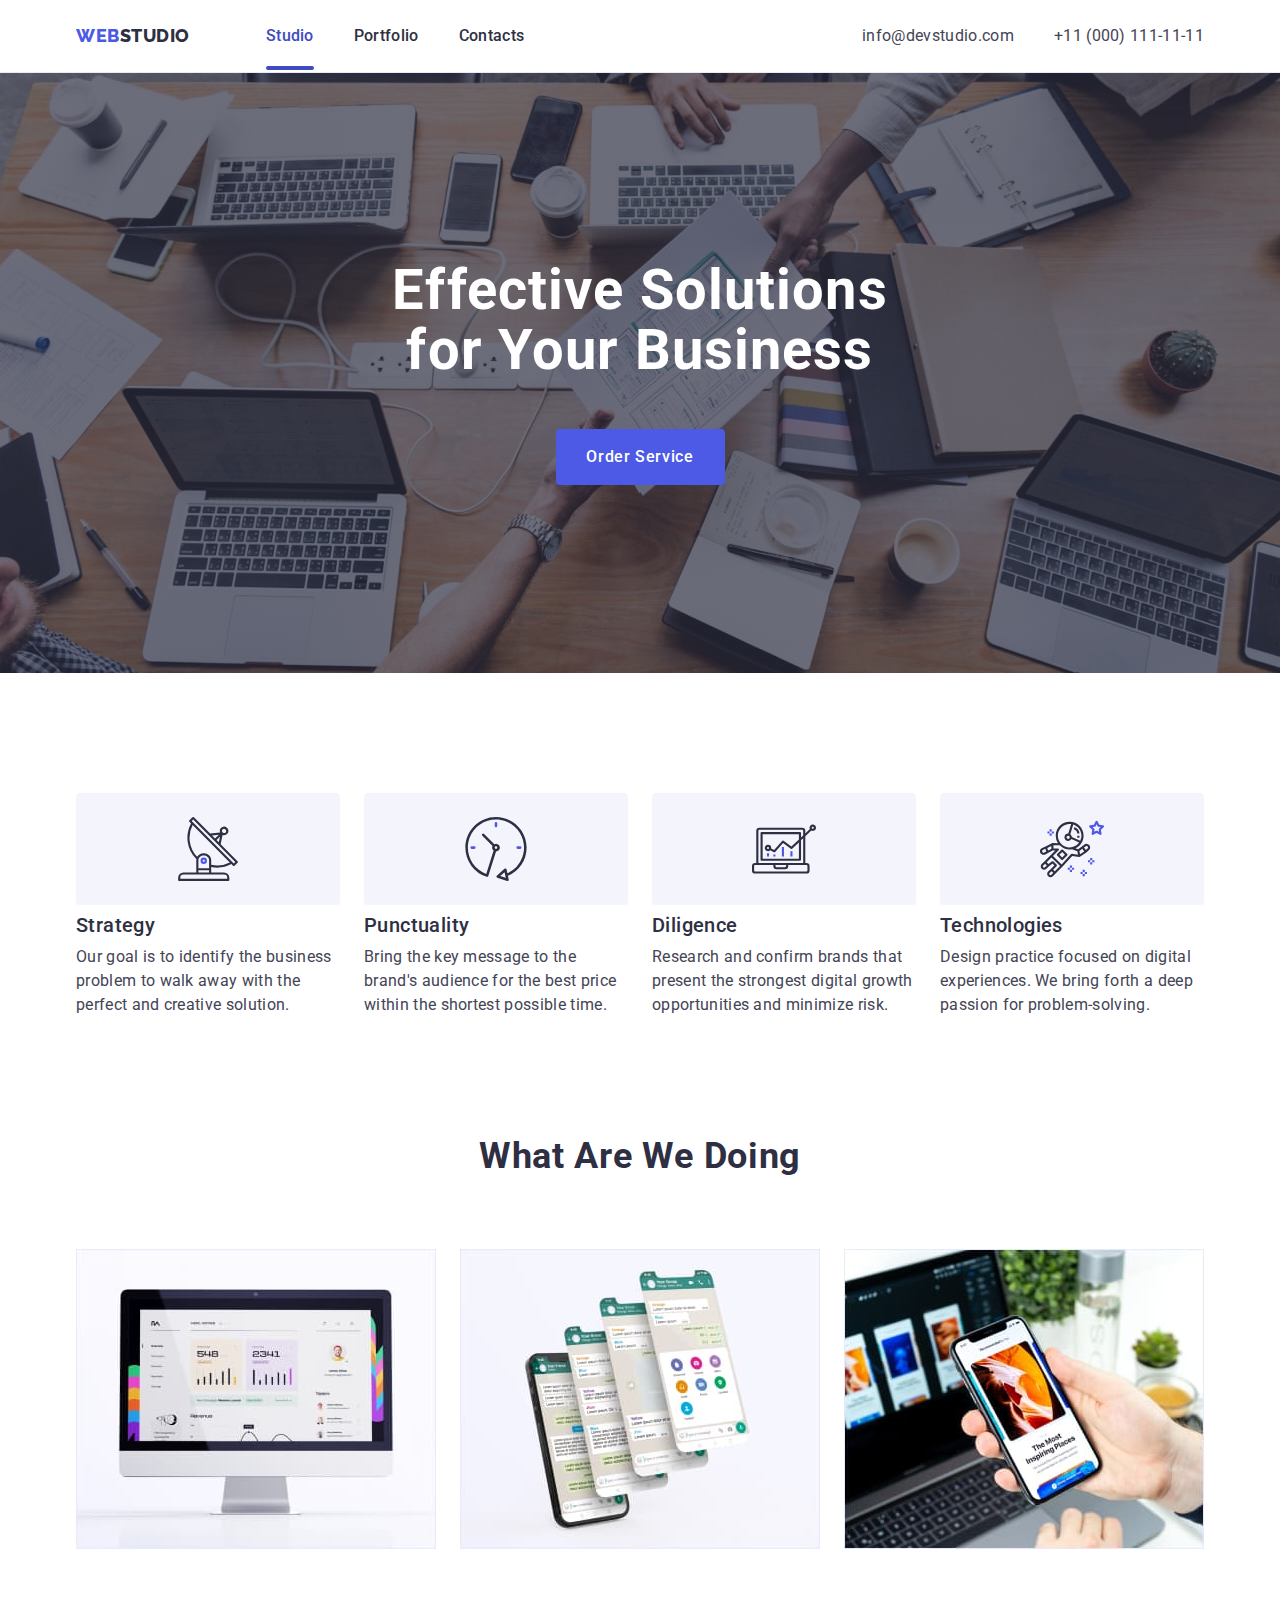
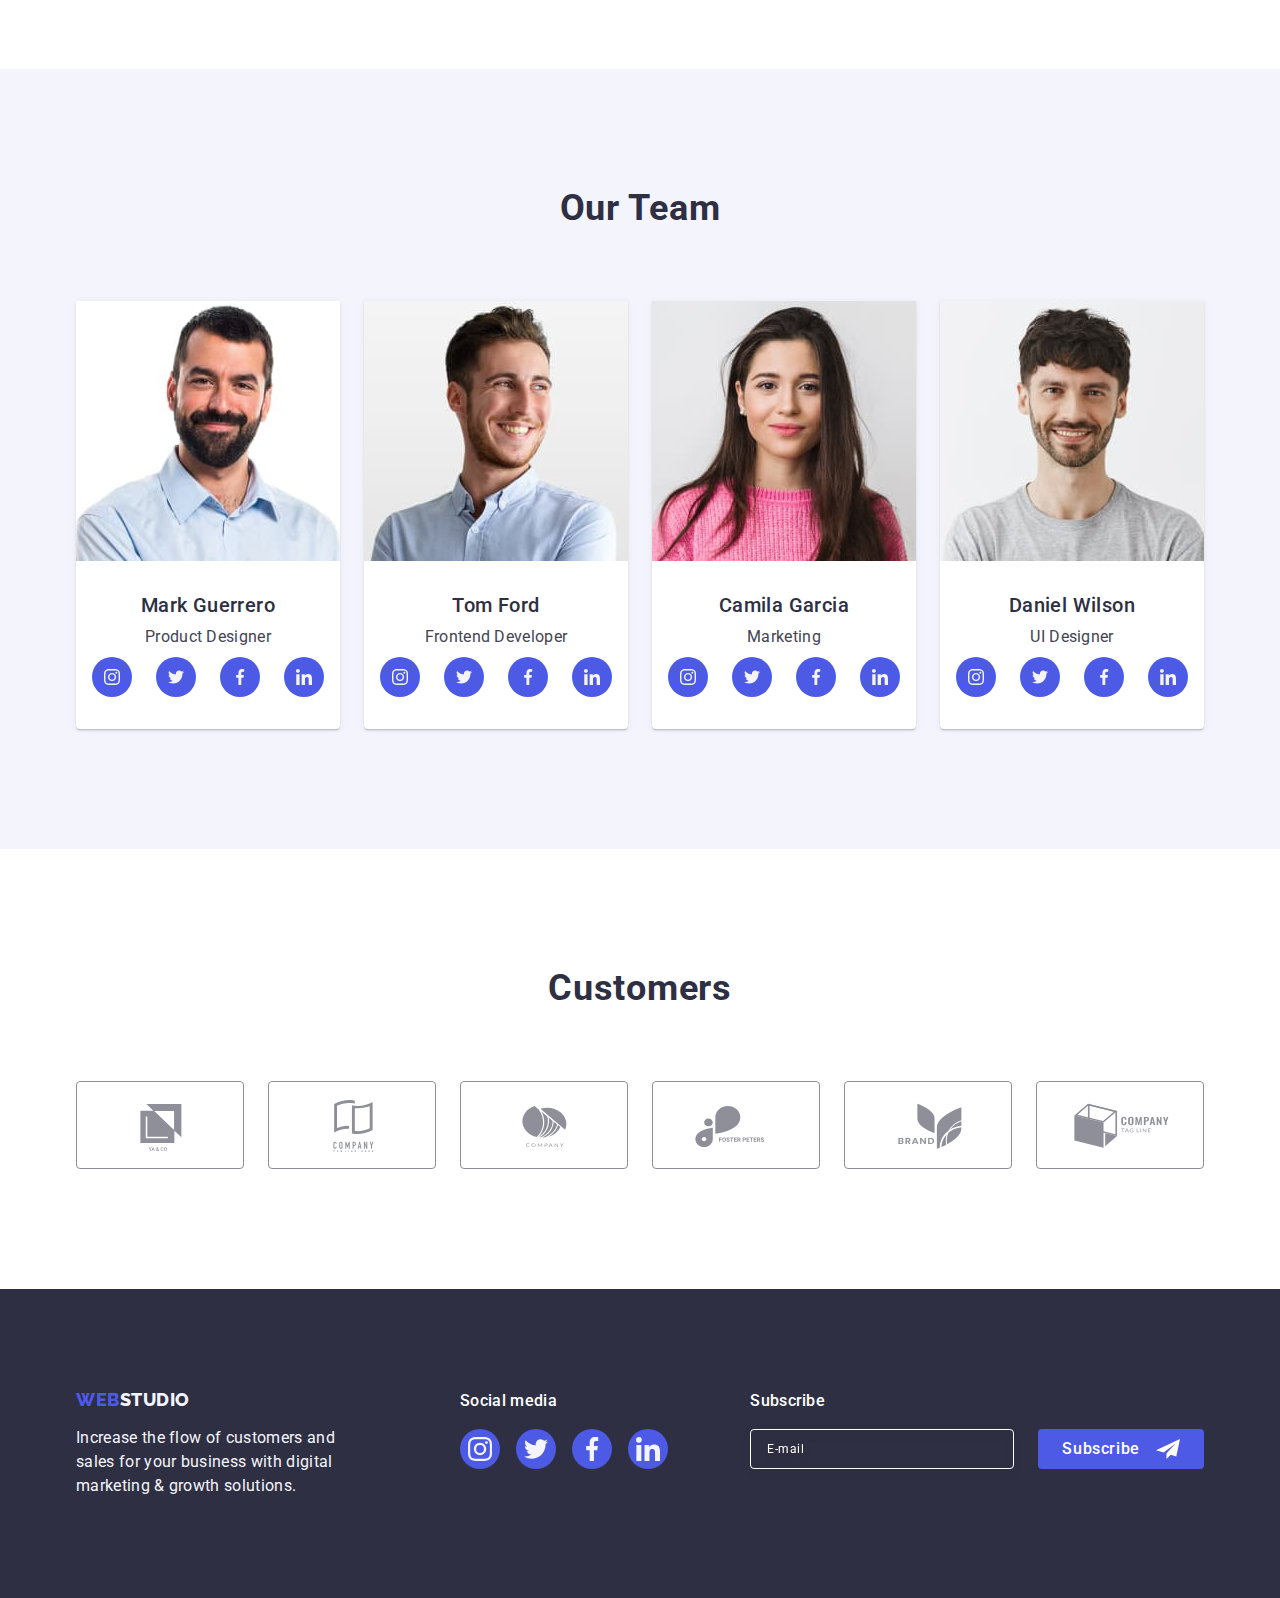
<file: index.html>
<!DOCTYPE html>
<html lang="en">
  <head>
    <meta charset="UTF-8" />
    <meta http-equiv="X-UA-Compatible" content="IE=edge" />
    <meta name="viewport" content="width=device-width, initial-scale=1.0" />
    <title>Web Studio</title>

    <link rel="preconnect" href="https://fonts.googleapis.com" />
    <link rel="preconnect" href="https://fonts.gstatic.com" crossorigin />
    <link
      href="https://fonts.googleapis.com/css2?family=Raleway:wght@800&family=Roboto:wght@400;500;700;900&display=swap"
      rel="stylesheet"
    />
    <link
      rel="stylesheet"
      href="https://cdnjs.cloudflare.com/ajax/libs/modern-normalize/1.0.0/modern-normalize.min.css"
    />
    <link rel="stylesheet" href="./css/styles.css" />
  </head>

  <body>
    <!-- Хедер -->
    <header class="header">
      <div class="container header-container">
        <!-- Навігація сайту -->
        <nav class="navigation">
          <a href="./index.html" class="logo link"
            >Web<span class="header-logo-span">Studio</span></a
          >
          <ul class="nav-list list">
            <li class="nav-list-item">
              <a href="./index.html" class="nav-list-link nav-underline link"
                >Studio</a
              >
            </li>

            <li class="nav-list-item">
              <a href="./portfolio.html" class="nav-list-link link"
                >Portfolio</a
              >
            </li>

            <li class="nav-list-item">
              <a href="" class="nav-list-link link">Contacts</a>
            </li>
          </ul>
        </nav>
        <!-- Контакти для зв'язку -->
        <address class="address">
          <ul class="address-list list">
            <li class="email">
              <a href="mailto:info@devstudio.com" class="address-link link"
                >info@devstudio.com</a
              >
            </li>

            <li class="phone">
              <a href="tel:+110001111111" class="address-link link"
                >+11 (000) 111-11-11</a
              >
            </li>
          </ul>
        </address>
      </div>
    </header>

    <!-- Мейн -->
    <main class="main">
      <!-- Hero -->
      <section class="hero hero-overlay">
        <div class="container hero-container">
          <h1 class="hero-title">Effective Solutions for Your Business</h1>
          <button type="button" class="title-btn btn" data-modal-open>
            Order Service
          </button>
        </div>
      </section>

      <!-- Features -->
      <section class="features section">
        <div class="container">
          <h2 class="visually-hidden">Features</h2>
          <ul class="features-list list">
            <li class="features-list-item">
              <div class="features-icon-box">
                <svg class="features-icon" width="64" height="64">
                  <use href="./images/icons.svg#icon-antenna"></use>
                </svg>
              </div>
              <h3 class="features-list-title">Strategy</h3>
              <p class="features-list-text">
                Our goal is to identify the business problem to walk away with
                the perfect and creative solution.
              </p>
            </li>

            <li class="features-list-item">
              <div class="features-icon-box">
                <svg class="features-icon" width="64" height="64">
                  <use href="./images/icons.svg#icon-clock"></use>
                </svg>
              </div>
              <h3 class="features-list-title">Punctuality</h3>
              <p class="features-list-text">
                Bring the key message to the brand's audience for the best price
                within the shortest possible time.
              </p>
            </li>

            <li class="features-list-item">
              <div class="features-icon-box">
                <svg class="features-icon" width="64" height="64">
                  <use href="./images/icons.svg#icon-diagram"></use>
                </svg>
              </div>
              <h3 class="features-list-title">Diligence</h3>
              <p class="features-list-text">
                Research and confirm brands that present the strongest digital
                growth opportunities and minimize risk.
              </p>
            </li>

            <li class="features-list-item">
              <div class="features-icon-box">
                <svg class="features-icon" width="64" height="64">
                  <use href="./images/icons.svg#icon-astronaut"></use>
                </svg>
              </div>
              <h3 class="features-list-title">Technologies</h3>
              <p class="features-list-text">
                Design practice focused on digital experiences. We bring forth a
                deep passion for problem-solving.
              </p>
            </li>
          </ul>
        </div>
      </section>

      <!-- Секція зображень: чим ми займаємось -->
      <section class="gallery section">
        <div class="container">
          <h2 class="gallery-caption">What are we doing</h2>
          <ul class="gallery-list list">
            <li class="gallery-list-item">
              <img
                src="./images/img1.jpg"
                alt="PC Screen"
                width="360"
                height="300"
              />
            </li>

            <li class="gallery-list-item">
              <img
                src="./images/img2.jpg"
                alt="Smartphone Screens"
                width="360"
                height="300"
              />
            </li>

            <li class="gallery-list-item">
              <img
                src="./images/img3.jpg"
                alt="Smartphone"
                width="360"
                height="300"
              />
            </li>
          </ul>
        </div>
      </section>

      <!-- Секція з фото команди -->
      <section class="team-gallery section">
        <div class="container">
          <h2 class="team-gallery-caption">Our Team</h2>
          <ul class="team-list list">
            <li class="team-list-item">
              <img
                src="./images/Mark.jpg"
                alt="Mark"
                width="264"
                height="260"
              />
              <div class="team-card-text-wrapper">
                <h3 class="team-list-caption">Mark Guerrero</h3>
                <p class="team-list-text">Product Designer</p>
                <ul class="team-soc-list list">
                  <li class="team-soc-item">
                    <a
                      href=""
                      class="team-soc-link link"
                      target="_blank"
                      rel="noopener noreferrer"
                      ><svg class="team-soc-icon" width="16" height="16">
                        <use href="./images/icons.svg#icon-instagram"></use>
                      </svg>
                    </a>
                  </li>
                  <li class="team-soc-item">
                    <a
                      href=""
                      class="team-soc-link link"
                      target="_blank"
                      rel="noopener noreferrer"
                      ><svg class="team-soc-icon" width="16" height="16">
                        <use href="./images/icons.svg#icon-twitter"></use>
                      </svg>
                    </a>
                  </li>
                  <li class="team-soc-item">
                    <a
                      href=""
                      class="team-soc-link link"
                      target="_blank"
                      rel="noopener noreferrer"
                      ><svg class="team-soc-icon" width="16" height="16">
                        <use href="./images/icons.svg#icon-facebook"></use>
                      </svg>
                    </a>
                  </li>
                  <li class="team-soc-item">
                    <a
                      href=""
                      class="team-soc-link link"
                      target="_blank"
                      rel="noopener noreferrer"
                      ><svg class="team-soc-icon" width="16" height="16">
                        <use href="./images/icons.svg#icon-linkedin"></use>
                      </svg>
                    </a>
                  </li>
                </ul>
              </div>
            </li>

            <li class="team-list-item">
              <img src="./images/Tom.jpg" alt="Tom" width="264" height="260" />
              <div class="team-card-text-wrapper">
                <h3 class="team-list-caption">Tom Ford</h3>
                <p class="team-list-text">Frontend Developer</p>
                <ul class="team-soc-list list">
                  <li class="team-soc-item">
                    <a
                      href=""
                      class="team-soc-link link"
                      target="_blank"
                      rel="noopener noreferrer"
                      ><svg class="team-soc-icon" width="16" height="16">
                        <use href="./images/icons.svg#icon-instagram"></use>
                      </svg>
                    </a>
                  </li>
                  <li class="team-soc-item">
                    <a
                      href=""
                      class="team-soc-link link"
                      target="_blank"
                      rel="noopener noreferrer"
                      ><svg class="team-soc-icon" width="16" height="16">
                        <use href="./images/icons.svg#icon-twitter"></use>
                      </svg>
                    </a>
                  </li>
                  <li class="team-soc-item">
                    <a
                      href=""
                      class="team-soc-link link"
                      target="_blank"
                      rel="noopener noreferrer"
                      ><svg class="team-soc-icon" width="16" height="16">
                        <use href="./images/icons.svg#icon-facebook"></use>
                      </svg>
                    </a>
                  </li>
                  <li class="team-soc-item">
                    <a
                      href=""
                      class="team-soc-link link"
                      target="_blank"
                      rel="noopener noreferrer"
                      ><svg class="team-soc-icon" width="16" height="16">
                        <use href="./images/icons.svg#icon-linkedin"></use>
                      </svg>
                    </a>
                  </li>
                </ul>
              </div>
            </li>

            <li class="team-list-item">
              <img
                src="./images/Camila.jpg"
                alt="Camila"
                width="264"
                height="260"
              />
              <div class="team-card-text-wrapper">
                <h3 class="team-list-caption">Camila Garcia</h3>
                <p class="team-list-text">Marketing</p>
                <ul class="team-soc-list list">
                  <li class="team-soc-item">
                    <a
                      href=""
                      class="team-soc-link link"
                      target="_blank"
                      rel="noopener noreferrer"
                      ><svg class="team-soc-icon" width="16" height="16">
                        <use href="./images/icons.svg#icon-instagram"></use>
                      </svg>
                    </a>
                  </li>
                  <li class="team-soc-item">
                    <a
                      href=""
                      class="team-soc-link link"
                      target="_blank"
                      rel="noopener noreferrer"
                      ><svg class="team-soc-icon" width="16" height="16">
                        <use href="./images/icons.svg#icon-twitter"></use>
                      </svg>
                    </a>
                  </li>
                  <li class="team-soc-item">
                    <a
                      href=""
                      class="team-soc-link link"
                      target="_blank"
                      rel="noopener noreferrer"
                      ><svg class="team-soc-icon" width="16" height="16">
                        <use href="./images/icons.svg#icon-facebook"></use>
                      </svg>
                    </a>
                  </li>
                  <li class="team-soc-item">
                    <a
                      href=""
                      class="team-soc-link link"
                      target="_blank"
                      rel="noopener noreferrer"
                      ><svg class="team-soc-icon" width="16" height="16">
                        <use href="./images/icons.svg#icon-linkedin"></use>
                      </svg>
                    </a>
                  </li>
                </ul>
              </div>
            </li>

            <li class="team-list-item">
              <img
                src="./images/Daniel.jpg"
                alt="Daniel"
                width="264"
                height="260"
              />
              <div class="team-card-text-wrapper">
                <h3 class="team-list-caption">Daniel Wilson</h3>
                <p class="team-list-text">UI Designer</p>
                <ul class="team-soc-list list">
                  <li class="team-soc-item">
                    <a
                      href=""
                      class="team-soc-link link"
                      target="_blank"
                      rel="noopener noreferrer"
                      ><svg class="team-soc-icon" width="16" height="16">
                        <use href="./images/icons.svg#icon-instagram"></use>
                      </svg>
                    </a>
                  </li>
                  <li class="team-soc-item">
                    <a
                      href=""
                      class="team-soc-link link"
                      target="_blank"
                      rel="noopener noreferrer"
                      ><svg class="team-soc-icon" width="16" height="16">
                        <use href="./images/icons.svg#icon-twitter"></use>
                      </svg>
                    </a>
                  </li>
                  <li class="team-soc-item">
                    <a
                      href=""
                      class="team-soc-link link"
                      target="_blank"
                      rel="noopener noreferrer"
                      ><svg class="team-soc-icon" width="16" height="16">
                        <use href="./images/icons.svg#icon-facebook"></use>
                      </svg>
                    </a>
                  </li>
                  <li class="team-soc-item">
                    <a
                      href=""
                      class="team-soc-link link"
                      target="_blank"
                      rel="noopener noreferrer"
                      ><svg class="team-soc-icon" width="16" height="16">
                        <use href="./images/icons.svg#icon-linkedin"></use>
                      </svg>
                    </a>
                  </li>
                </ul>
              </div>
            </li>
          </ul>
        </div>
      </section>

      <!-- Секція: наші клієнти -->
      <section class="customers section">
        <div class="container">
          <h2 class="customers-caption">Customers</h2>
          <ul class="customers-list list">
            <li class="customers-item">
              <a href="" class="customers-link link">
                <svg class="customers-icon" width="104" height="56">
                  <use href="./images/icons.svg#icon-comp1"></use>
                </svg>
              </a>
            </li>

            <li class="customers-item">
              <a href="" class="customers-link link">
                <svg class="customers-icon" width="104" height="56">
                  <use href="./images/icons.svg#icon-comp2"></use>
                </svg>
              </a>
            </li>

            <li class="customers-item">
              <a href="" class="customers-link link">
                <svg class="customers-icon" width="104" height="56">
                  <use href="./images/icons.svg#icon-comp3"></use>
                </svg>
              </a>
            </li>

            <li class="customers-item">
              <a href="" class="customers-link link">
                <svg class="customers-icon" width="104" height="56">
                  <use href="./images/icons.svg#icon-comp4"></use>
                </svg>
              </a>
            </li>

            <li class="customers-item">
              <a href="" class="customers-link link">
                <svg class="customers-icon" width="104" height="56">
                  <use href="./images/icons.svg#icon-comp5"></use>
                </svg>
              </a>
            </li>

            <li class="customers-item">
              <a href="" class="customers-link link">
                <svg class="customers-icon" width="104" height="56">
                  <use href="./images/icons.svg#icon-comp6"></use>
                </svg>
              </a>
            </li>
          </ul>
        </div>
      </section>
    </main>

    <!-- Футер -->
    <footer class="footer">
      <div class="footer-container container">
        <div class="footer-text-container">
          <a href="./index.html" class="footer-logo-link logo link"
            >Web<span class="footer-logo-span">Studio</span></a
          >
          <p class="footer-text">
            Increase the flow of customers and sales for your business with
            digital marketing & growth solutions.
          </p>
        </div>

        <div class="footer-soc-container">
          <p class="footer-soc-caption">Social media</p>
          <ul class="footer-soc-list list">
            <li class="footer-soc-item">
              <a href="" class="footer-soc-link link">
                <svg class="footer-soc-icon" width="24" height="24">
                  <use href="./images/icons.svg#icon-instagram"></use>
                </svg>
              </a>
            </li>

            <li class="footer-soc-item">
              <a href="" class="footer-soc-link link">
                <svg class="footer-soc-icon" width="24" height="24">
                  <use href="./images/icons.svg#icon-twitter"></use>
                </svg>
              </a>
            </li>

            <li class="footer-soc-item">
              <a href="" class="footer-soc-link link">
                <svg class="footer-soc-icon" width="24" height="24">
                  <use href="./images/icons.svg#icon-facebook"></use>
                </svg>
              </a>
            </li>

            <li class="footer-soc-item">
              <a href="" class="footer-soc-link link">
                <svg class="footer-soc-icon" width="24" height="24">
                  <use href="./images/icons.svg#icon-linkedin"></use>
                </svg>
              </a>
            </li>
          </ul>
        </div>

        <div class="footer-subscribe-container">
          <p class="footer-subscribe-caption">Subscribe</p>
          <form class="footer-form" name="subscribe-form">
            <label for="footer-email" class="footer-label">
              <input
                class="footer-input"
                type="email"
                name="footer-email"
                placeholder="E-mail"
                id="footer-email"
              />
            </label>
            <button class="subscribe-btn btn" type="submit">
              Subscribe
              <svg class="send-icon" width="24" height="24">
                <use href="./images/icons.svg#icon-send"></use>
              </svg>
            </button>
          </form>
        </div>
      </div>
    </footer>

    <!-- Модальне вікно -->
    <div class="backdrop is-hidden" data-modal>
      <div class="modal">
        <button type="button" class="modal-btn-close btn" data-modal-close>
          <svg class="close-btn-icon" width="8" height="8">
            <use href="./images/icons.svg#icon-close-btn"></use>
          </svg>
        </button>

        <!-- Форма -->
        <p class="modal-caption">
          Leave your contacts and we will call you back
        </p>

        <form class="modal-form">
          <!-- Ім'я -->
          <div class="modal-field">
            <label for="user-name" class="input-label">Name</label>
            <div class="input-wrap">
              <input
                type="text"
                class="modal-input"
                name="user-name"
                id="user-name"
              />
              <svg class="modal-icon" width="18" height="24">
                <use href="./images/icons.svg#icon-person"></use>
              </svg>
            </div>
          </div>

          <!-- Телефон -->
          <div class="modal-field">
            <label for="user-tel" class="input-label">Phone</label>
            <div class="input-wrap">
              <input
                type="tel"
                class="modal-input"
                name="user-tel"
                id="user-tel"
              />
              <svg class="modal-icon" width="18" height="24">
                <use href="./images/icons.svg#icon-phone"></use>
              </svg>
            </div>
          </div>

          <!-- Пошта -->
          <div class="modal-field">
            <label for="user-email" class="input-label">Email</label>
            <div class="input-wrap">
              <input
                type="email"
                class="modal-input"
                name="user-email"
                id="user-email"
              />
              <svg class="modal-icon" width="18" height="24">
                <use href="./images/icons.svg#icon-email"></use>
              </svg>
            </div>
          </div>

          <!-- Комент -->
          <div class="modal-text-area">
            <label for="user-comment" class="input-label">Comment</label>
            <textarea
              class="modal-comment"
              name="user-comment"
              id="user-comment"
              placeholder="Text input"
            ></textarea>
          </div>

          <!-- Чекбокс -->
          <div class="checkbox-field">
            <input
              type="checkbox"
              class="check visually-hidden"
              name="user-privacy"
              id="user-privacy"
              value="true"
            />
            <label for="user-privacy" class="check-label">
              <span class="custom-checkbox"
                ><svg class="check-icon" width="10" height="8">
                  <use href="./images/icons.svg#icon-check"></use>
                </svg>
              </span>
              I accept the terms and conditions of the
              <a href="#" class="privacy-link">Privacy Policy</a></label
            >
          </div>

          <button type="submit" class="modal-form-btn btn">Send</button>
        </form>
      </div>
    </div>

    <!-- Скрипти -->
    <script src="./js/modal.js"></script>
  </body>
</html>
</file>
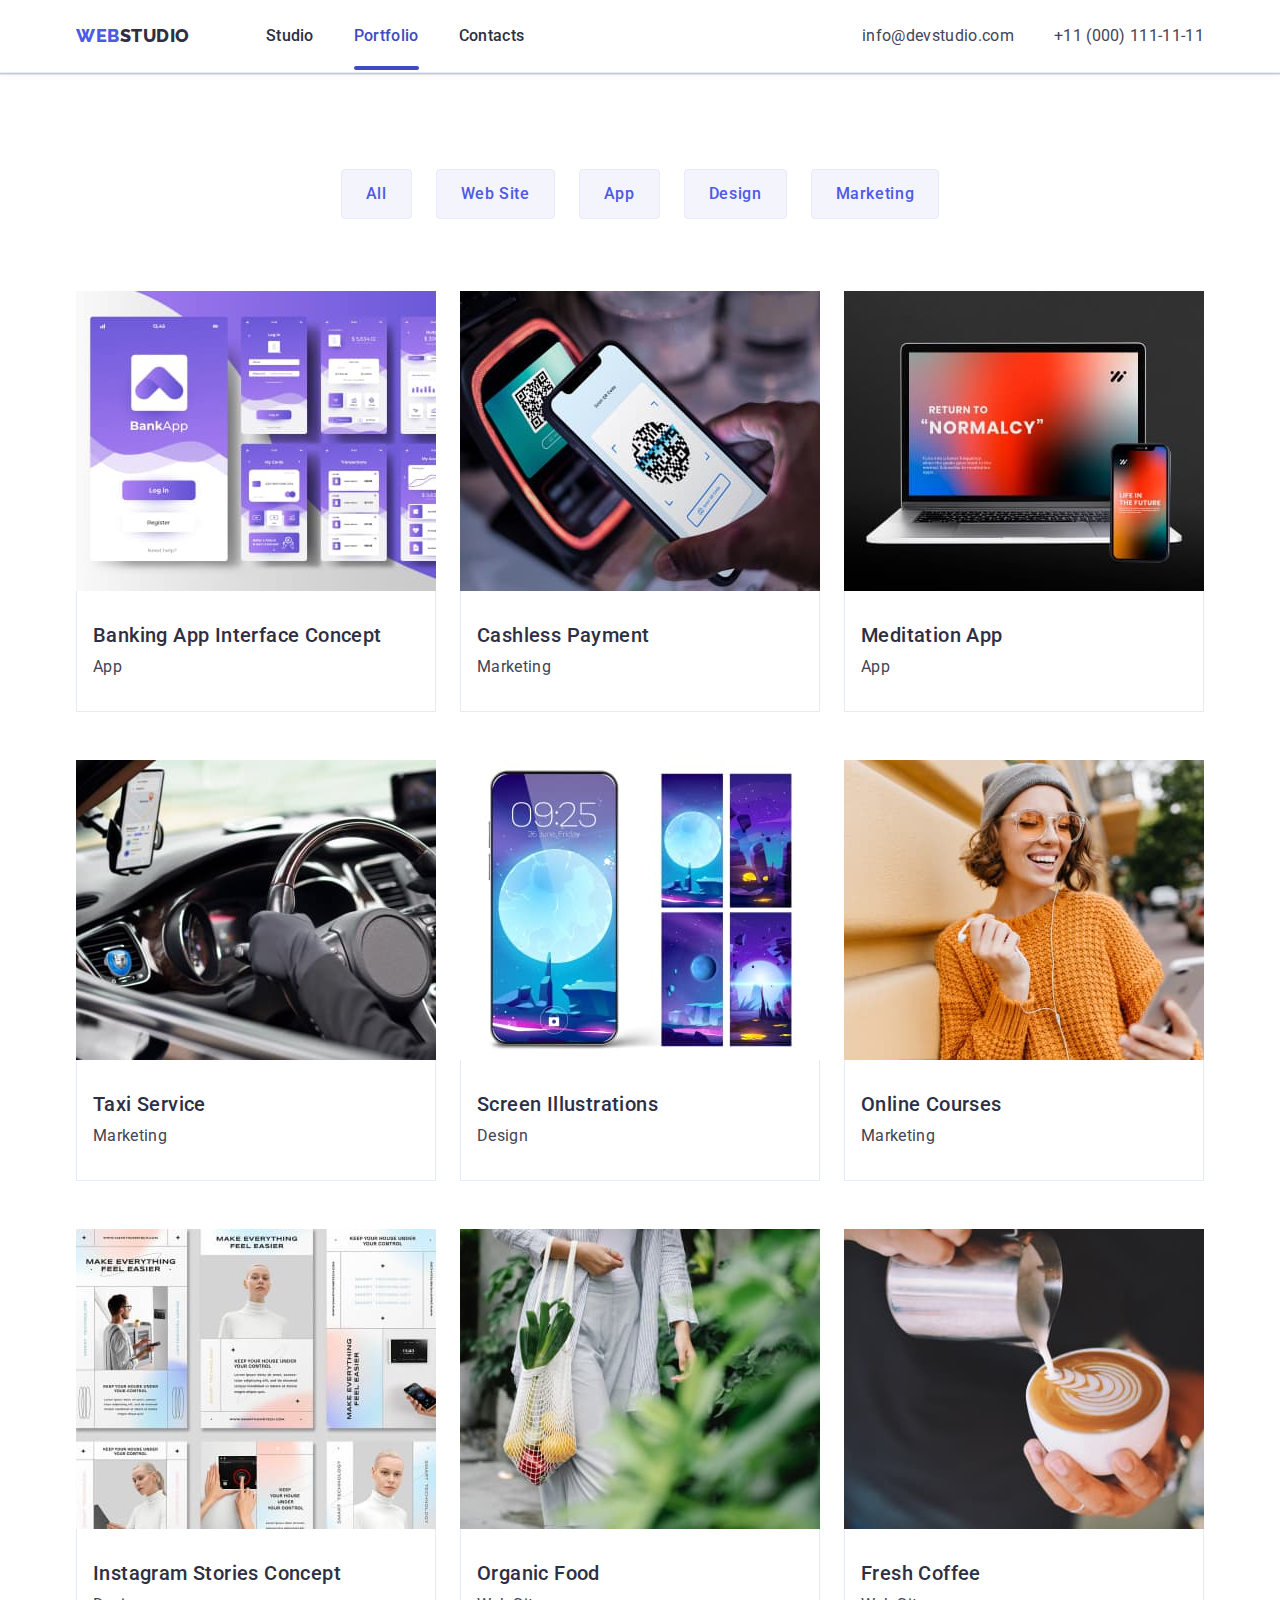
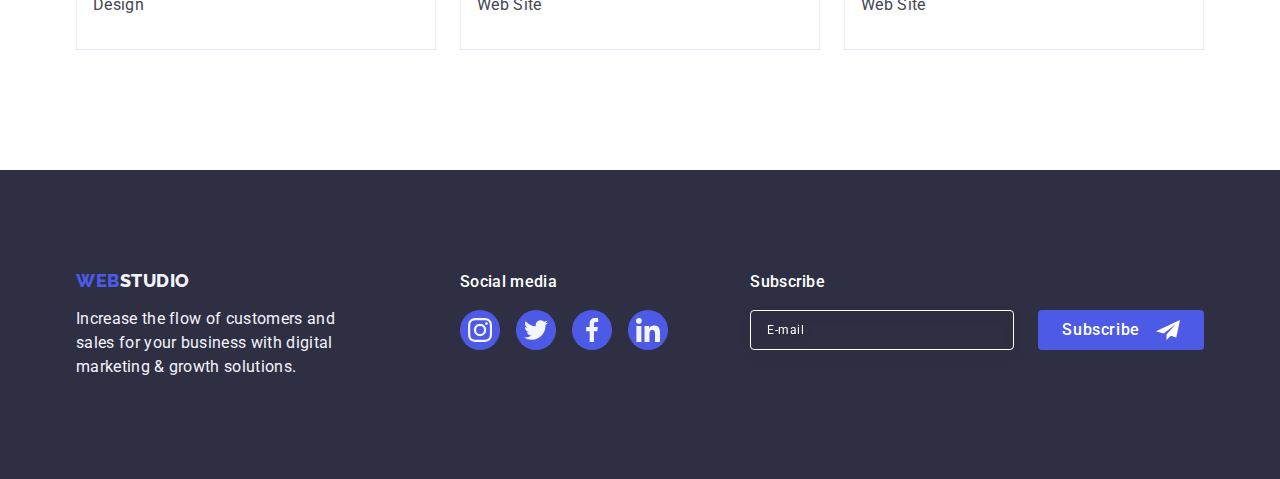
<file: portfolio.html>
<!DOCTYPE html>
<html lang="en">
  <head>
    <meta charset="UTF-8" />
    <meta http-equiv="X-UA-Compatible" content="IE=edge" />
    <meta name="viewport" content="width=device-width, initial-scale=1.0" />
    <title>Portfolio</title>

    <link rel="preconnect" href="https://fonts.googleapis.com" />
    <link rel="preconnect" href="https://fonts.gstatic.com" crossorigin />
    <link
      href="https://fonts.googleapis.com/css2?family=Raleway:wght@800&family=Roboto:wght@400;500;700;900&display=swap"
      rel="stylesheet"
    />
    <link
      rel="stylesheet"
      href="https://cdnjs.cloudflare.com/ajax/libs/modern-normalize/1.0.0/modern-normalize.min.css"
    />
    <link rel="stylesheet" href="./css/styles.css" />
  </head>

  <body>
    <!-- Хедер -->
    <header class="header">
      <div class="container header-container">
        <!-- Навігація сайту -->
        <nav class="navigation">
          <a href="./index.html" class="logo link"
            >Web<span class="header-logo-span">Studio</span></a
          >
          <ul class="nav-list list">
            <li class="nav-list-item">
              <a href="./index.html" class="nav-list-link link">Studio</a>
            </li>

            <li class="nav-list-item">
              <a
                href="./portfolio.html"
                class="nav-list-link nav-underline link"
                >Portfolio</a
              >
            </li>

            <li class="nav-list-item">
              <a href="" class="nav-list-link link">Contacts</a>
            </li>
          </ul>
        </nav>
        <!-- Контакти для зв'язку -->
        <address class="address">
          <ul class="address-list list">
            <li class="email">
              <a href="mailto:info@devstudio.com" class="address-link link"
                >info@devstudio.com</a
              >
            </li>

            <li class="phone">
              <a href="tel:+110001111111" class="address-link link"
                >+11 (000) 111-11-11</a
              >
            </li>
          </ul>
        </address>
      </div>
    </header>

    <!-- Мейн -->
    <main class="main">
      <section class="projects section">
        <div class="container">
          <h1 class="visually-hidden">Portfolio</h1>

          <!-- Кнопки фільтра -->
          <ul class="filters-list list">
            <li><button type="button" class="filters-btn btn">All</button></li>

            <li>
              <button type="button" class="filters-btn btn">Web Site</button>
            </li>

            <li><button type="button" class="filters-btn btn">App</button></li>

            <li>
              <button type="button" class="filters-btn btn">Design</button>
            </li>

            <li>
              <button type="button" class="filters-btn btn">Marketing</button>
            </li>
          </ul>

          <!-- Картки проектів -->
          <ul class="card-set list">
            <li class="card-item">
              <a href="" class="card-link link">
                <div class="card-cover-wrap">
                  <img
                    src="./images/portfolio-img/banking-app.jpg"
                    alt="Banking App"
                    width="360"
                    height="300"
                  />
                  <p class="card-cover-text">
                    14 Stylish and User-Friendly App Design Concepts · Task
                    Manager App · Calorie Tracker App · Exotic Fruit Ecommerce
                    App · Cloud Storage App
                  </p>
                </div>
                <div class="card-content">
                  <h2 class="card-caption">Banking App Interface Concept</h2>
                  <p class="card-text">App</p>
                </div></a
              >
            </li>

            <li class="card-item">
              <a href="" class="card-link link">
                <div class="card-cover-wrap">
                  <img
                    src="./images/portfolio-img/cashless.jpg"
                    alt="Cashless Payment"
                    width="360"
                    height="300"
                  />
                  <p class="card-cover-text">
                    14 Stylish and User-Friendly App Design Concepts · Task
                    Manager App · Calorie Tracker App · Exotic Fruit Ecommerce
                    App · Cloud Storage App
                  </p>
                </div>
                <div class="card-content">
                  <h2 class="card-caption">Cashless Payment</h2>
                  <p class="card-text">Marketing</p>
                </div></a
              >
            </li>

            <li class="card-item">
              <a href="" class="card-link link">
                <div class="card-cover-wrap">
                  <img
                    src="./images/portfolio-img/meditation-app.jpg"
                    alt="Meditation App"
                    width="360"
                    height="300"
                  />
                  <p class="card-cover-text">
                    14 Stylish and User-Friendly App Design Concepts · Task
                    Manager App · Calorie Tracker App · Exotic Fruit Ecommerce
                    App · Cloud Storage App
                  </p>
                </div>
                <div class="card-content">
                  <h2 class="card-caption">Meditation App</h2>
                  <p class="card-text">App</p>
                </div></a
              >
            </li>

            <li class="card-item">
              <a href="" class="card-link link">
                <div class="card-cover-wrap">
                  <img
                    src="./images/portfolio-img/taxi.jpg"
                    alt="Taxi service"
                    width="360"
                    height="300"
                  />
                  <p class="card-cover-text">
                    14 Stylish and User-Friendly App Design Concepts · Task
                    Manager App · Calorie Tracker App · Exotic Fruit Ecommerce
                    App · Cloud Storage App
                  </p>
                </div>
                <div class="card-content">
                  <h2 class="card-caption">Taxi Service</h2>
                  <p class="card-text">Marketing</p>
                </div></a
              >
            </li>

            <li class="card-item">
              <a href="" class="card-link link">
                <div class="card-cover-wrap">
                  <img
                    src="./images/portfolio-img/screen.jpg"
                    alt="Screen illustrations"
                    width="360"
                    height="300"
                  />
                  <p class="card-cover-text">
                    14 Stylish and User-Friendly App Design Concepts · Task
                    Manager App · Calorie Tracker App · Exotic Fruit Ecommerce
                    App · Cloud Storage App
                  </p>
                </div>
                <div class="card-content">
                  <h2 class="card-caption">Screen Illustrations</h2>
                  <p class="card-text">Design</p>
                </div></a
              >
            </li>

            <li class="card-item">
              <a href="" class="card-link link">
                <div class="card-cover-wrap">
                  <img
                    src="./images/portfolio-img/courses.jpg"
                    alt="Online Courses"
                    width="360"
                    height="300"
                  />
                  <p class="card-cover-text">
                    14 Stylish and User-Friendly App Design Concepts · Task
                    Manager App · Calorie Tracker App · Exotic Fruit Ecommerce
                    App · Cloud Storage App
                  </p>
                </div>
                <div class="card-content">
                  <h2 class="card-caption">Online Courses</h2>
                  <p class="card-text">Marketing</p>
                </div></a
              >
            </li>

            <li class="card-item">
              <a href="" class="card-link link">
                <div class="card-cover-wrap">
                  <img
                    src="./images/portfolio-img/insta-stories.jpg"
                    alt="Instagram Stories Concept"
                    width="360"
                    height="300"
                  />
                  <p class="card-cover-text">
                    14 Stylish and User-Friendly App Design Concepts · Task
                    Manager App · Calorie Tracker App · Exotic Fruit Ecommerce
                    App · Cloud Storage App
                  </p>
                </div>
                <div class="card-content">
                  <h2 class="card-caption">Instagram Stories Concept</h2>
                  <p class="card-text">Design</p>
                </div></a
              >
            </li>

            <li class="card-item">
              <a href="" class="card-link link">
                <div class="card-cover-wrap">
                  <img
                    src="./images/portfolio-img/food.jpg"
                    alt="Organic Food"
                    width="360"
                    height="300"
                  />
                  <p class="card-cover-text">
                    14 Stylish and User-Friendly App Design Concepts · Task
                    Manager App · Calorie Tracker App · Exotic Fruit Ecommerce
                    App · Cloud Storage App
                  </p>
                </div>
                <div class="card-content">
                  <h2 class="card-caption">Organic Food</h2>
                  <p class="card-text">Web Site</p>
                </div></a
              >
            </li>

            <li class="card-item">
              <a href="" class="card-link link">
                <div class="card-cover-wrap">
                  <img
                    src="./images/portfolio-img/coffee.jpg"
                    alt="Fresh Coffee"
                    width="360"
                    height="300"
                  />
                  <p class="card-cover-text">
                    14 Stylish and User-Friendly App Design Concepts · Task
                    Manager App · Calorie Tracker App · Exotic Fruit Ecommerce
                    App · Cloud Storage App
                  </p>
                </div>
                <div class="card-content">
                  <h2 class="card-caption">Fresh Coffee</h2>
                  <p class="card-text">Web Site</p>
                </div></a
              >
            </li>
          </ul>
        </div>
      </section>
    </main>

    <!-- Футер -->
    <footer class="footer">
      <div class="footer-container container">
        <div class="footer-text-container">
          <a href="./index.html" class="footer-logo-link logo link"
            >Web<span class="footer-logo-span">Studio</span></a
          >
          <p class="footer-text">
            Increase the flow of customers and sales for your business with
            digital marketing & growth solutions.
          </p>
        </div>

        <div class="footer-soc-container">
          <p class="footer-soc-caption">Social media</p>
          <ul class="footer-soc-list list">
            <li class="footer-soc-item">
              <a href="" class="footer-soc-link link">
                <svg class="footer-soc-icon" width="24" height="24">
                  <use href="./images/icons.svg#icon-instagram"></use>
                </svg>
              </a>
            </li>

            <li class="footer-soc-item">
              <a href="" class="footer-soc-link link">
                <svg class="footer-soc-icon" width="24" height="24">
                  <use href="./images/icons.svg#icon-twitter"></use>
                </svg>
              </a>
            </li>

            <li class="footer-soc-item">
              <a href="" class="footer-soc-link link">
                <svg class="footer-soc-icon" width="24" height="24">
                  <use href="./images/icons.svg#icon-facebook"></use>
                </svg>
              </a>
            </li>

            <li class="footer-soc-item">
              <a href="" class="footer-soc-link link">
                <svg class="footer-soc-icon" width="24" height="24">
                  <use href="./images/icons.svg#icon-linkedin"></use>
                </svg>
              </a>
            </li>
          </ul>
        </div>

        <div class="footer-subscribe-container">
          <p class="footer-subscribe-caption">Subscribe</p>
          <form class="footer-form" name="subscribe-form">
            <label for="footer-email" class="footer-label">
              <input
                class="footer-input"
                type="email"
                name="footer-email"
                placeholder="E-mail"
                id="footer-email"
              />
            </label>
            <button class="subscribe-btn btn" type="submit">
              Subscribe
              <svg class="send-icon" width="24" height="24">
                <use href="./images/icons.svg#icon-send"></use>
              </svg>
            </button>
          </form>
        </div>
      </div>
    </footer>
  </body>
</html>
</file>
<file: css/styles.css>
:root {
  /* Кольори */
  --dark-color: #2e2f42;
  --text-color: #434455;
  --subtle-text-color: #8e8f99;
  --white-color: #ffffff;
  --light-color: #f4f4fd;
  --accent-color: #e7e9fc;
  --passive-color: #4d5ae5;
  --active-color: #404bbf;
  --success-color: #31d0aa;
  --modal-bg: #fcfcfc;
  /* Текст */
  --text-size: 16px;
  --text-spacing: 0.02em;
  --typical-lh: 1.5;
  /* Флекс */
  --typical-gap: 24px;
  /* Переходи */
  --color-transition: color 250ms cubic-bezier(0.4, 0, 0.2, 1);
  --bg-transition: background-color 250ms cubic-bezier(0.4, 0, 0.2, 1);
  --bc-transition: border-color 250ms cubic-bezier(0.4, 0, 0.2, 1);
  --border-transition: border 250ms cubic-bezier(0.4, 0, 0.2, 1);
  --shadow-transition: box-shadow 250ms cubic-bezier(0.4, 0, 0.2, 1);
  --visibility-transition: visibility 250ms cubic-bezier(0.4, 0, 0.2, 1);
  --opacity-transition: opacity 250ms cubic-bezier(0.4, 0, 0.2, 1);
  --fill-transition: fill 250ms cubic-bezier(0.4, 0, 0.2, 1);
  /* Форма модалки */
  --modal-input-border: 1px solid rgba(46, 47, 66, 0.4);
}
/* ------------Cкидання стилів------------ */
p,
h1,
h2,
h3,
h4,
h5,
h6 {
  margin: 0;
}

ul {
  margin: 0;
  padding: 0;
}

img {
  display: block;
  max-width: 100%;
}

.list {
  list-style: none;
}

.link {
  text-decoration: none;
}

.btn {
  font-family: inherit;
  cursor: pointer;
}

/* ------------Cкидання стилів------------ */

/* Приховати елемент */
.visually-hidden {
  position: absolute;
  width: 1px;
  height: 1px;
  margin: -1px;
  border: 0;
  padding: 0;
  white-space: nowrap;
  clip-path: inset(100%);
  clip: rect(0 0 0 0);
  overflow: hidden;
}
/* Приховати елемент */

/* ------------База------------ */
body {
  font-family: "Roboto", sans-serif;
  color: var(--text-color);
  background-color: var(--white-color);
}

.container {
  width: 1158px;
  padding-left: 15px;
  padding-right: 15px;
  margin: 0 auto;
}

.section {
  padding-top: 120px;
  padding-bottom: 120px;
}

/*====================СТУДІЯ====================*/

/* ----------------- Хедер ----------------- */

.header {
  padding-top: 24px;
  padding-bottom: 24px;
  border-bottom: 1px solid var(--accent-color);
  box-shadow: 0px 2px 1px rgba(46, 47, 66, 0.08),
    0px 1px 1px rgba(46, 47, 66, 0.16), 0px 1px 6px rgba(46, 47, 66, 0.08);
}

.header-container {
  display: flex;
}

/* Лого  */
.header-logo-span {
  color: var(--dark-color);
}

.logo {
  font-family: "Raleway", sans-serif;
  font-weight: 800;
  font-size: 18px;
  line-height: 1.17;
  color: var(--passive-color);
  letter-spacing: 0.03em;
  text-transform: uppercase;
  margin-right: 76px;
}

/* Навігація */
.navigation {
  display: flex;
  align-items: center;
}

.nav-list {
  display: flex;
  gap: 40px;
}

.nav-list-item {
}

.nav-list-link {
  position: relative;
  color: var(--dark-color);
  font-weight: 500;
  font-size: var(--text-size);
  line-height: var(--typical-lh);
  letter-spacing: var(--text-spacing);
  padding: 24px 0;
  transition: var(--color-transition);
}

.nav-list-link:is(:hover, :focus) {
  color: var(--active-color);
}

.nav-underline {
  color: var(--active-color);
}
.nav-underline::after {
  content: "";
  position: absolute;
  width: 100%;
  height: 4px;
  background-color: var(--active-color);
  border-radius: 2px;
  left: 0px;
  bottom: -1px;
}

/* Контакти */
.address {
  font-style: normal;
  margin-left: auto;
}

.address-list {
  display: flex;
  gap: 40px;
}

.address-link {
  color: var(--text-color);
  font-size: var(--text-size);
  line-height: var(--typical-lh);
  letter-spacing: var(--text-spacing);
  transition: var(--color-transition);
}

.address-link:is(:hover, :focus) {
  color: var(--active-color);
}

/* ----------------- Студія Мейн ----------------- */
/*----------------Hero-------------- */
.hero {
  padding: 188px 0;
}
.hero-overlay {
  background-image: linear-gradient(
      rgba(46, 47, 66, 0.7),
      rgba(46, 47, 66, 0.7)
    ),
    url(../images/hero-bg.jpg);
  height: 600px;
  max-width: 1440px;
  margin-left: auto;
  margin-right: auto;
  background-repeat: no-repeat;
  background-size: cover;
  background-position: center;
}

.hero-container {
  display: flex;
  flex-direction: column;
  align-items: center;
}

.hero-title {
  font-size: 56px;
  line-height: 1.07;
  text-align: center;
  letter-spacing: var(--text-spacing);
  color: var(--white-color);
  max-width: 496px;
}

/* Кнопка */
.title-btn {
  color: var(--white-color);
  background: var(--passive-color);
  font-weight: 500;
  font-size: var(--text-size);
  line-height: var(--typical-lh);
  letter-spacing: 0.04em;
  border: none;
  border-radius: 4px;
  min-width: 169px;
  height: 56px;
  margin-top: 48px;
  transition: var(--bg-transition);
}
.title-btn:is(:hover, :focus) {
  background: var(--active-color);
}

/*----------------Features-------------- */
.features {
}

.features-list {
  display: flex;
  gap: var(--typical-gap);
}

.features-list-item {
  flex-basis: calc((100% - 24px * 3) / 4);
}

.features-icon-box {
  width: 100%;
  height: 112px;
  border-radius: 4px;
  background-color: var(--light-color);
  display: flex;
  justify-content: center;
  align-items: center;
  margin-bottom: 8px;
}

.features-icon {
}

.features-list-title {
  font-weight: 500;
  font-size: 20px;
  line-height: 1.2;
  letter-spacing: var(--text-spacing);
  color: var(--dark-color);
  margin-bottom: 8px;
}

.features-list-text {
  font-size: var(--text-size);
  line-height: var(--typical-lh);
  letter-spacing: var(--text-spacing);
}

/*--------Секція зображень: чим ми займаємось------ */
.gallery {
  padding-top: 0;
}

.gallery-caption {
  font-size: 36px;
  line-height: 1.11;
  text-align: center;
  letter-spacing: var(--text-spacing);
  text-transform: capitalize;
  color: var(--dark-color);
  margin-bottom: 72px;
}

.gallery-list {
  display: flex;
  flex-wrap: wrap;
  gap: var(--typical-gap);
}

.gallery-list-item {
  flex-basis: calc((100% - 48px) / 3);
}

/*-------- Секція з фото команди------ */
.team-gallery {
  background-color: var(--light-color);
}

.team-gallery-caption {
  font-size: 36px;
  line-height: 1.11;
  text-align: center;
  letter-spacing: var(--text-spacing);
  text-transform: capitalize;
  color: var(--dark-color);
  margin-bottom: 72px;
}

.team-list {
  display: flex;
  flex-wrap: wrap;
  gap: var(--typical-gap);
}

.team-list-item {
  background-color: var(--white-color);
  flex-basis: calc((100% - 72px) / 4);
  border-radius: 0 0 4px 4px;
  box-shadow: 0px 1px 6px rgba(46, 47, 66, 0.08),
    0px 1px 1px rgba(46, 47, 66, 0.16), 0px 2px 1px rgba(46, 47, 66, 0.08);
}

.team-card-text-wrapper {
  padding: 32px 16px;
}

.team-list-caption {
  font-weight: 500;
  font-size: 20px;
  line-height: 1.2;
  text-align: center;
  letter-spacing: var(--text-spacing);
  color: var(--dark-color);
  margin-bottom: 8px;
  margin-left: 0;
  margin-right: 0;
}

.team-list-text {
  font-size: var(--text-size);
  line-height: var(--typical-lh);
  text-align: center;
  letter-spacing: var(--text-spacing);
  margin-bottom: 8px;
}

.team-soc-list {
  display: flex;
  justify-content: center;
  align-items: center;
  gap: 24px;
}

.team-soc-item {
  width: 40px;
  height: 40px;
}
.team-soc-link {
  width: 100%;
  height: 100%;
  background-color: var(--passive-color);
  border-radius: 50%;
  display: flex;
  justify-content: center;
  align-items: center;
  transition: var(--bg-transition);
}

.team-soc-link:is(:hover, :focus) {
  background-color: var(--active-color);
}

.team-soc-icon {
  fill: var(--light-color);
}

/* ----------------- Секція: Наші клієнти ----------------- */
.customers {
}

.customers-caption {
  font-size: 36px;
  line-height: 1.11;
  text-align: center;
  letter-spacing: var(--text-spacing);
  text-transform: capitalize;
  margin-bottom: 72px;
  color: var(--dark-color);
}

.customers-list {
  display: flex;
  gap: 24px;
}

.customers-item {
  flex-basis: calc((100% - 120px) / 6);
  height: 88px;
}

.customers-link {
  width: 100%;
  height: 100%;
  border: 1px solid var(--subtle-text-color);
  border-radius: 4px;
  display: flex;
  justify-content: center;
  align-items: center;
  color: var(--subtle-text-color);
  transition: var(--bc-transition), var(--color-transition);
}

.customers-link:is(:hover, :focus) {
  border-color: var(--active-color);
  color: var(--active-color);
}

.customers-icon {
  fill: currentColor;
}

/* ----------------- Футер ----------------- */
.footer {
  background-color: var(--dark-color);
  padding-top: 100px;
  padding-bottom: 100px;
}

.footer-container {
  display: flex;
  align-items: baseline;
}

.footer-text-container {
  margin-right: 120px;
  flex-shrink: 0;
}

.footer-logo-link {
  display: inline-block;
  margin-bottom: 16px;
  margin-right: 0;
}

.footer-logo-span {
  color: var(--light-color);
}

.footer-text {
  font-size: var(--text-size);
  line-height: var(--typical-lh);
  letter-spacing: var(--text-spacing);
  color: var(--light-color);
  max-width: 264px;
}

/* Футер: соцмережі */

.footer-soc-container {
}

.footer-soc-caption {
  font-weight: 500;
  font-size: var(--text-size);
  line-height: var(--typical-lh);
  letter-spacing: var(--text-spacing);
  color: var(--white-color);
  margin-bottom: 16px;
}

.footer-soc-list {
  display: flex;
  justify-content: center;
  align-items: center;
  gap: 16px;
}

.footer-soc-item {
  width: 40px;
  height: 40px;
}

.footer-soc-link {
  width: 100%;
  height: 100%;
  background-color: var(--passive-color);
  border-radius: 50%;
  display: flex;
  justify-content: center;
  align-items: center;
  transition: var(--bg-transition);
}

.footer-soc-link:is(:hover, :focus) {
  background-color: var(--success-color);
}

.footer-soc-icon {
  fill: var(--light-color);
}

/* Футер: форма підписки */
.footer-subscribe-container {
  margin-left: auto;
}

.footer-subscribe-caption {
  font-weight: 500;
  font-size: var(--text-size);
  line-height: var(--typical-lh);
  letter-spacing: var(--text-spacing);
  color: var(--white-color);
  margin-bottom: 16px;
}

.footer-form {
  display: flex;
  justify-content: center;
  gap: 24px;
}

.footer-label {
}

.footer-input {
  background-color: transparent;
  border: 1px solid #ffffff;
  filter: drop-shadow(0px 4px 4px rgba(0, 0, 0, 0.15));
  border-radius: 4px;
  padding-left: 16px;
  width: 264px;
  height: 40px;

  font-size: 12px;
  line-height: 1.5;
  letter-spacing: 0.04em;
  color: var(--white-color);
}

.footer-input::placeholder {
  font-size: 12px;
  line-height: 2;
  letter-spacing: 0.04em;
  color: var(--white-color);
}

.subscribe-btn {
  font-weight: 500;
  font-size: var(--text-size);
  line-height: var(--typical-lh);
  letter-spacing: 0.04em;

  min-width: 165px;
  height: 40px;
  padding: 8px 24px;
  border: none;
  border-radius: 4px;
  color: var(--white-color);
  background: var(--passive-color);
  transition: var(--bg-transition);

  display: flex;
  align-items: center;
  justify-content: center;
}

.subscribe-btn:is(:hover, :focus) {
  background: var(--active-color);
}

.send-icon {
  fill: var(--white-color);
  margin-left: 16px;
}

/*====================ПОРТФОЛІО====================*/

.projects {
  padding-top: 96px;
}

/*--------Фільтр------ */
.filters-list {
  display: flex;
  gap: var(--typical-gap);
  justify-content: center;
  margin-bottom: 72px;
}

.filters-btn {
  font-family: "Roboto", sans-serif;
  font-weight: 500;
  font-size: var(--text-size);
  line-height: var(--typical-lh);
  text-align: center;
  letter-spacing: 0.04em;
  color: var(--passive-color);
  background: var(--light-color);
  padding: 12px 24px;
  border: 1px solid var(--accent-color);
  border-radius: 4px;
  transition: var(--color-transition), var(--bg-transition),
    var(--bc-transition), var(--shadow-transition);
}

.filters-btn:is(:hover, :focus) {
  color: var(--white-color);
  background: var(--active-color);
  border: 1px solid transparent;
  box-shadow: 0px 3px 1px rgba(0, 0, 0, 0.1), 0px 2px 1px rgba(0, 0, 0, 0.08),
    0px 2px 2px rgba(0, 0, 0, 0.12);
}

/*--------Картки проектів------ */
.card-set {
  display: flex;
  flex-wrap: wrap;
  column-gap: 24px;
  row-gap: 48px;
}

.card-item {
  background: var(--white-color);
  flex-basis: calc((100% - 24px * 2) / 3);
}

.card-link {
  display: block;
  transition: var(--shadow-transition);
}

.card-link:is(:hover, :focus) {
  box-shadow: 0px 1px 6px rgba(46, 47, 66, 0.08),
    0px 1px 1px rgba(46, 47, 66, 0.16), 0px 2px 1px rgba(46, 47, 66, 0.08);
}

.card-content {
  padding: 32px 16px;
  border: 1px solid var(--accent-color);
  border-top: none;
}

.card-caption {
  font-weight: 500;
  font-size: 20px;
  line-height: 1.2;
  letter-spacing: var(--text-spacing);
  color: var(--dark-color);
  margin-bottom: 8px;
}

.card-text {
  font-size: var(--text-size);
  line-height: var(--typical-lh);
  letter-spacing: var(--text-spacing);
  color: var(--text-color);
}

/*--------Випливаючий текст на картці--------*/
.card-cover-wrap {
  position: relative;
  overflow: hidden;
}

.card-cover-text {
  position: absolute;
  top: 0;
  font-size: var(--text-size);
  line-height: var(--typical-lh);
  letter-spacing: var(--text-spacing);
  color: var(--light-color);
  background-color: var(--passive-color);
  height: 100%;
  padding: 40px 32px;
  transform: translateY(100%);
  transition: transform 250ms cubic-bezier(0.4, 0, 0.2, 1);
}

.card-link:is(:hover, :focus) .card-cover-text {
  transform: translateY(0%);
}

/*====================МОДАЛЬНЕ ВІКНО====================*/
.backdrop {
  position: fixed;
  width: 100vw;
  height: 100vh;
  background-color: rgba(46, 47, 66, 0.4);
  top: 0;
  transition: var(--opacity-transition), var(--visibility-transition);
}

.is-hidden {
  visibility: hidden;
  opacity: 0;
  pointer-events: none;
}

.modal {
  position: absolute;
  top: 50%;
  left: 50%;
  transform: translate(-50%, -50%) scale(1) rotate(0);
  transition: transform 250ms cubic-bezier(0.4, 0, 0.2, 1);
  width: 408px;
  min-height: 584px;
  border-radius: 4px;
  box-shadow: 0px 1px 1px rgba(0, 0, 0, 0.14), 0px 1px 3px rgba(0, 0, 0, 0.12),
    0px 2px 1px rgba(0, 0, 0, 0.2);
  background-color: var(--modal-bg);
  padding: 72px 24px 24px;
}

.backdrop.is-hidden .modal {
  transform: translate(-50%, 50%) scaleY(0) rotate(-180deg);
}

.modal-btn-close {
  position: absolute;
  top: 24px;
  right: 24px;

  width: 24px;
  height: 24px;
  display: flex;
  justify-content: center;
  align-items: center;
  border: 1px solid rgba(0, 0, 0, 0.1);
  border-radius: 50%;
  padding: 0;
  background-color: var(--accent-color);
  transition: var(--bg-transition), border 250ms cubic-bezier(0.4, 0, 0.2, 1);
}

.modal-btn-close:is(:hover, :focus) {
  background-color: var(--active-color);
  border: none;
}

.close-btn-icon {
  transition: fill 250ms cubic-bezier(0.4, 0, 0.2, 1);
}

.modal-btn-close:is(:hover, :focus) .close-btn-icon {
  fill: var(--white-color);
}

/* Форма модального вікна*/
.modal-caption {
  font-weight: 500;
  font-size: var(--text-size);
  line-height: var(--typical-lh);
  text-align: center;
  letter-spacing: var(--text-spacing);
  color: var(--dark-color);
  margin-bottom: 16px;
}

.modal-field {
  margin-bottom: 8px;
}

.modal-text-area {
  margin-bottom: 16px;
}

.input-label {
  display: block;
  font-size: 12px;
  line-height: 1.17;
  letter-spacing: 0.04em;
  color: var(--subtle-text-color);
  margin-bottom: 4px;
}

.input-wrap {
  position: relative;
}

.modal-input {
  outline: transparent;
  background-color: transparent;
  width: 100%;
  height: 40px;
  border: var(--modal-input-border);
  border-radius: 4px;
  padding: 11px 2px 11px 38px;

  font-size: 12px;
  line-height: 1.17;
  letter-spacing: 0.04em;
  color: var(--dark-color);
  transition: var(--bc-transition);
}

.modal-input:focus {
  border-color: var(--passive-color);
}

.modal-icon {
  position: absolute;
  top: 50%;
  left: 16px;
  transform: translateY(-50%);
  transition: var(--fill-transition);
}

.modal-input:focus + .modal-icon {
  fill: var(--passive-color);
}

.modal-comment {
  outline: transparent;
  background: transparent;
  width: 100%;
  height: 120px;
  resize: none;

  border: var(--modal-input-border);
  border-radius: 4px;
  padding: 8px 16px;

  font-size: 12px;
  line-height: 1.17;
  letter-spacing: 0.04em;
  color: rgba(46, 47, 66, 0.4);
  transition: var(--bc-transition);
}

.modal-comment:focus {
  border-color: var(--passive-color);
}

.modal-comment::placeholder {
  font-size: 12px;
  line-height: 1.17;
  letter-spacing: 0.04em;
  color: rgba(46, 47, 66, 0.4);
}

.checkbox-field {
  margin-bottom: 24px;
}

.check:checked + .check-label .custom-checkbox {
  background: var(--active-color);
  border: none;
  fill: var(--light-color);
}

.check-label {
  font-size: 12px;
  line-height: 1.17;
  letter-spacing: 0.04em;
  color: var(--subtle-text-color);
}

.custom-checkbox {
  width: 16px;
  height: 16px;
  border: var(--modal-input-border);
  border-radius: 2px;

  display: inline-flex;
  align-items: center;
  justify-content: center;
  fill: transparent;
  transition: var(--bg-transition), var(--border-transition),
    var(--fill-transition);
}

.check-icon {
}

.privacy-link {
  line-height: 1.33;
  color: var(--passive-color);
}

/* Кнопка форми */
.modal-form-btn {
  display: block;
  min-width: 169px;
  height: 56px;
  padding: 16px 32px;
  margin-left: auto;
  margin-right: auto;

  font-weight: 500;
  font-size: var(--text-size);
  line-height: var(--typical-lh);
  letter-spacing: 0.04em;
  color: var(--white-color);

  border: none;
  border-radius: 4px;
  background: var(--passive-color);
  box-shadow: 0px 4px 4px rgba(0, 0, 0, 0.15);
  transition: var(--bg-transition);
}

.modal-form-btn:is(:hover, :focus) {
  background: var(--active-color);
}
</file>
